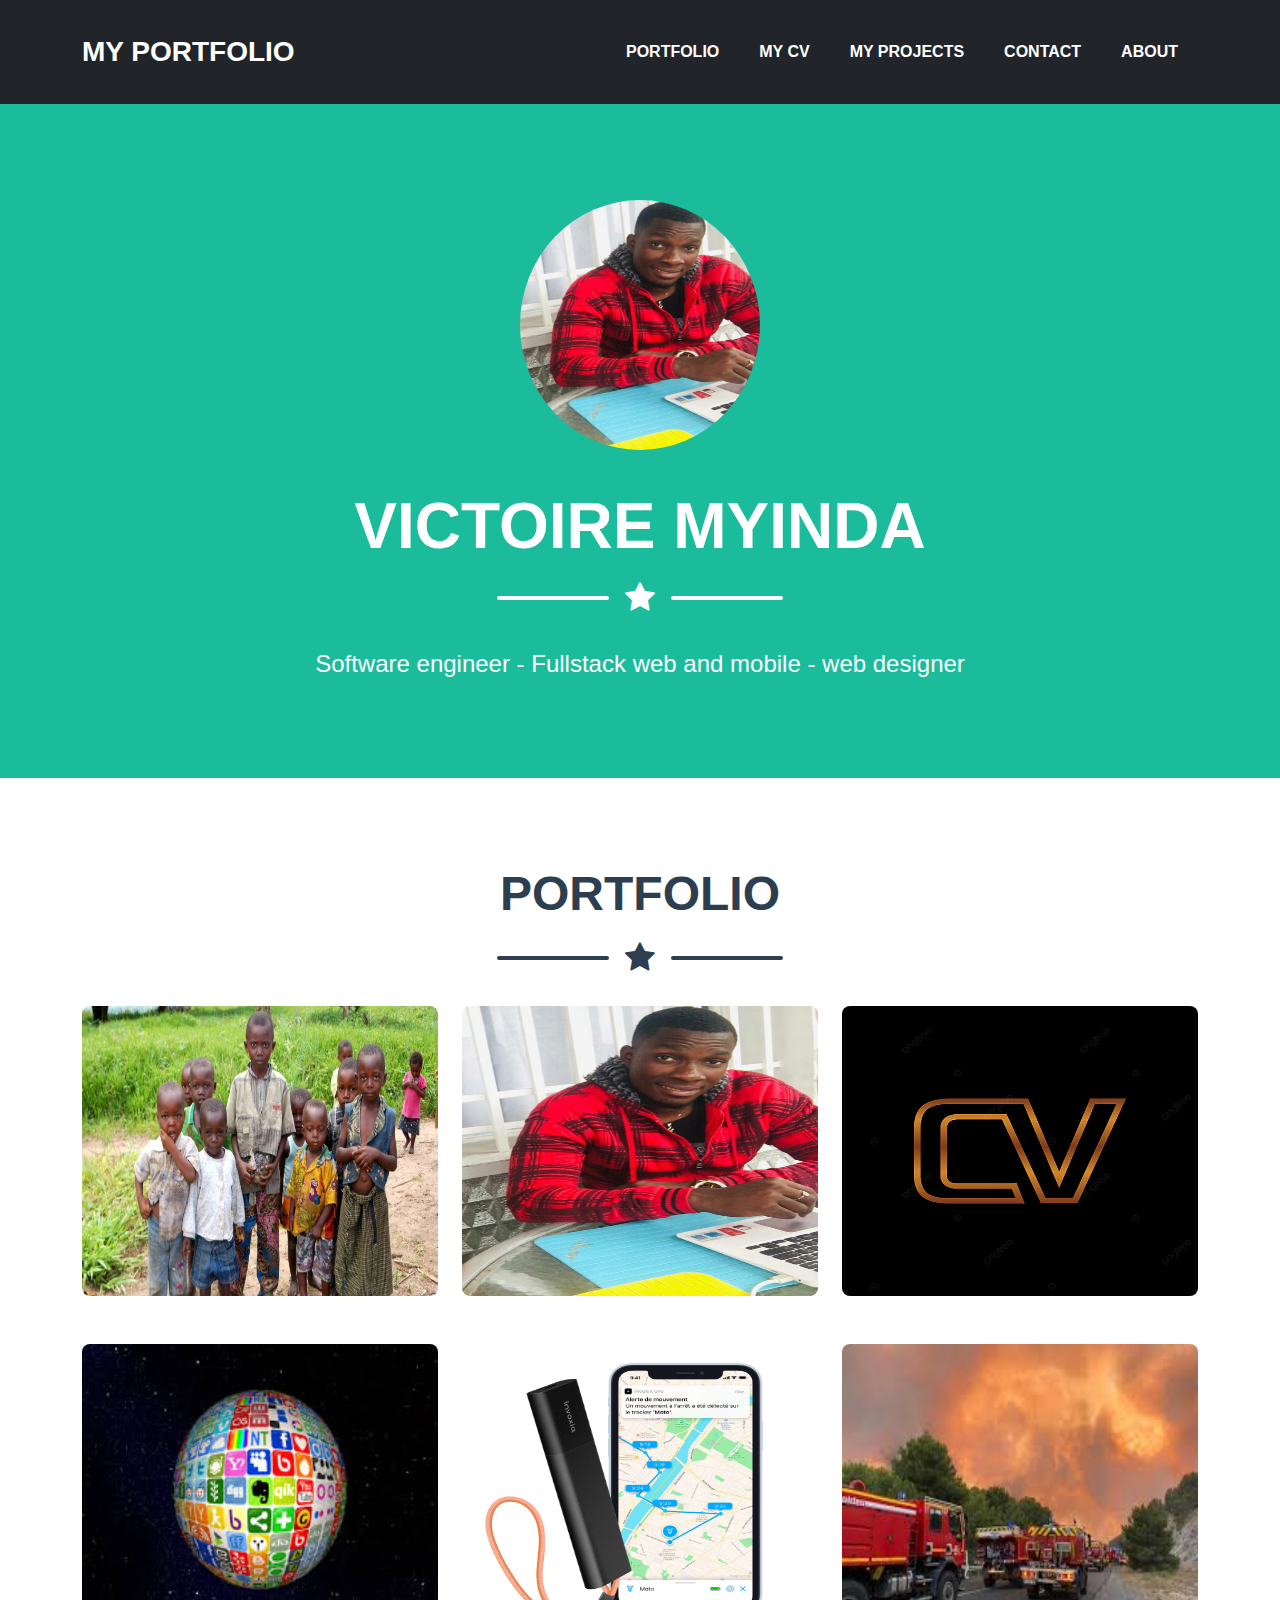
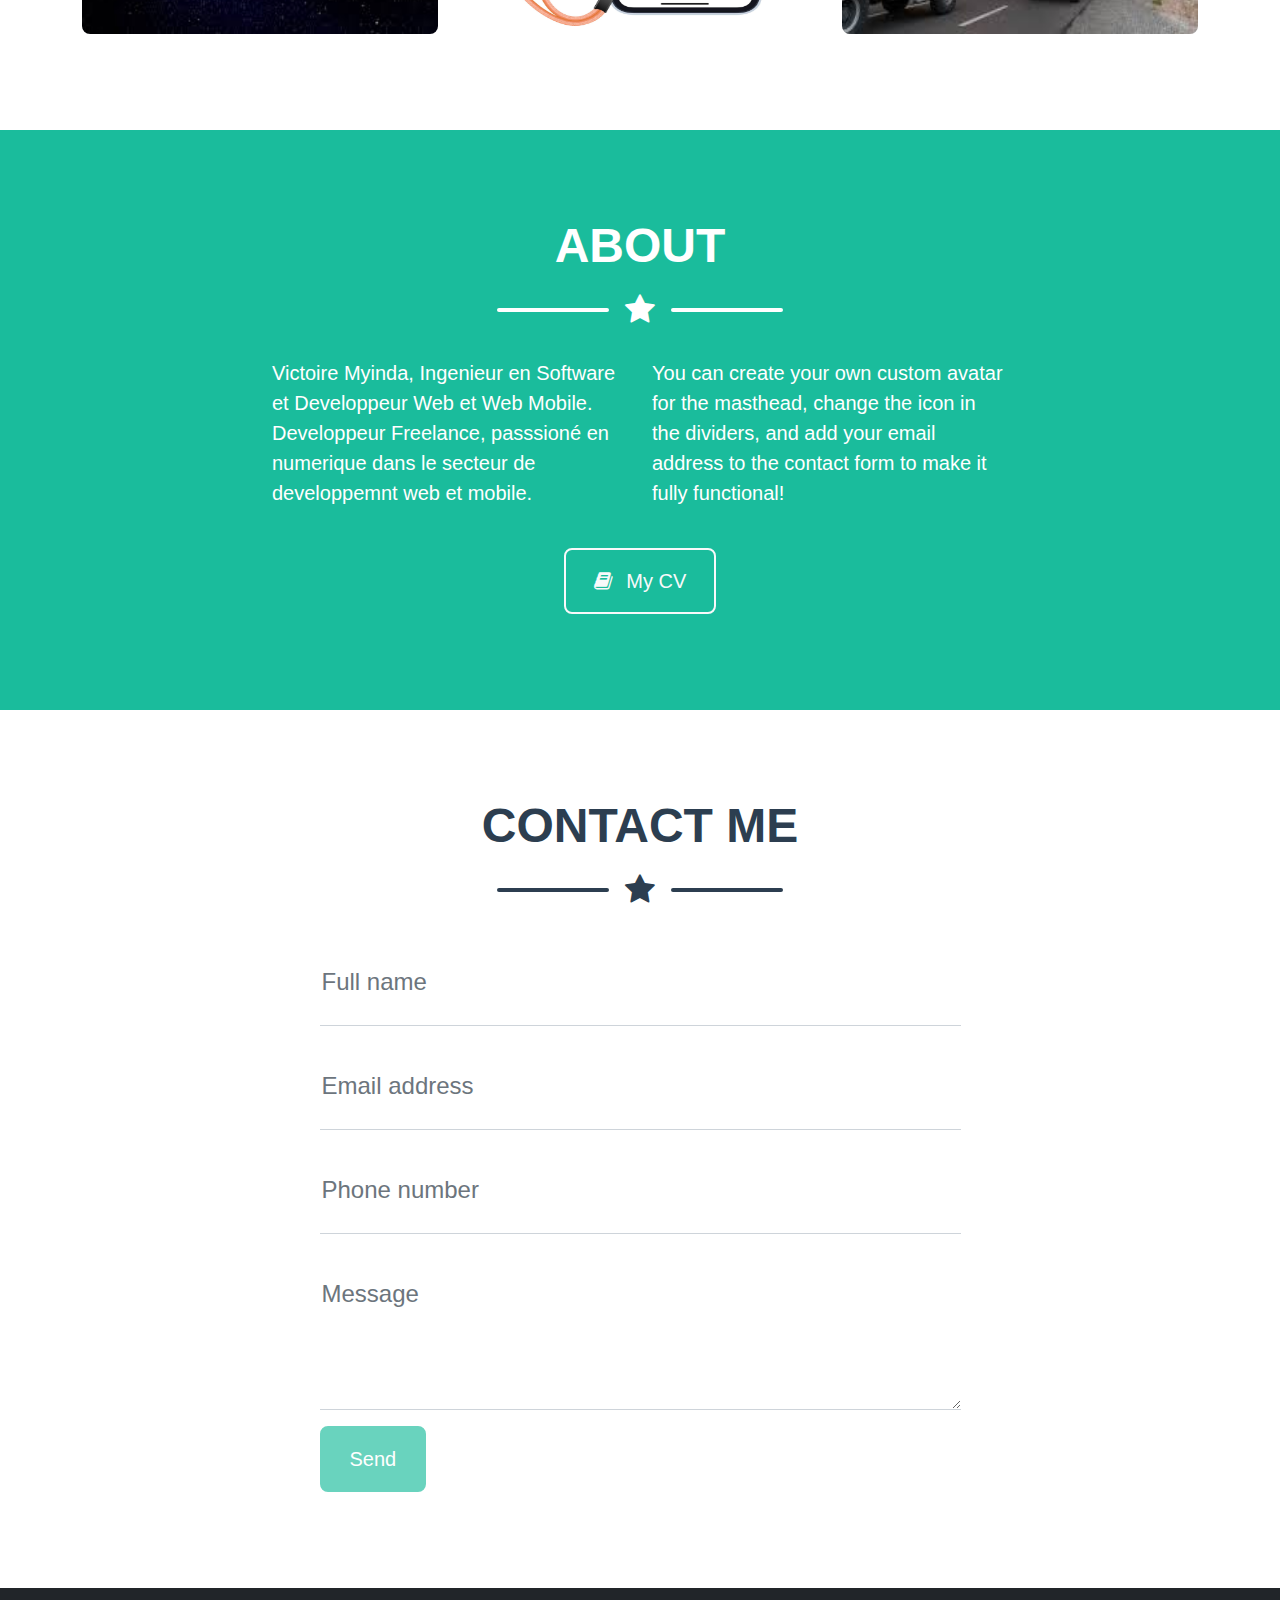
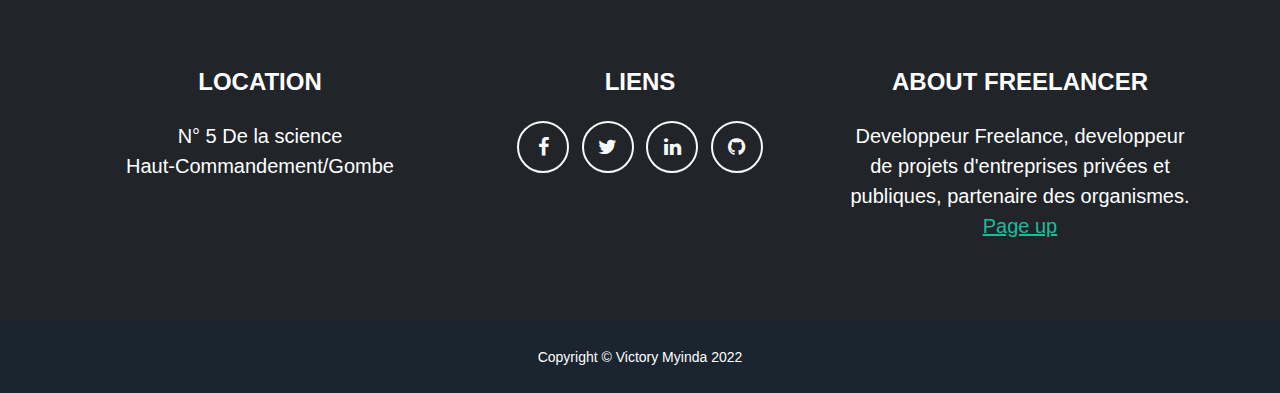
<file: index.html>
<!DOCTYPE html>
<html lang="en">
  <head>
    <meta charset="utf-8" />
    <meta
      name="viewport"
      content="width=device-width, initial-scale=1, shrink-to-fit=no"
    />
    <meta name="description" content="My portfolio" />
    <meta name="author" content="Victoire Myinda Victoire" />
    <title>My Portfolio</title>
    <!-- Favicon-->
    <link rel="icon" type="image/x-icon" href="assets/favicon.ico" />
    <!-- Font Awesome icons (free version)-->
   <link rel="stylesheet" href="awesome/font-awesome/css/font-awesome.css">
    <!-- Core theme CSS (includes Bootstrap)-->
    <link href="css/styles.css" rel="stylesheet" />
    <!-- <link rel="stylesheet" href="./bootstrap/dist/css/bootstrap.min.css"> -->
  </head>
  <nav
      class="navbar navbar-expand-lg bg-dark text-uppercase fixed-top"
      id="mainNav"
    >
      <div class="container">
        <a class="navbar-brand" href="#page-top">My Portfolio</a>
        <button
          class="
            navbar-toggler
            text-uppercase
            font-weight-bold
            bg-primary
            text-white
            rounded
          "
          type="button"
          data-bs-toggle="collapse"
          data-bs-target="#navbarResponsive"
          aria-controls="navbarResponsive"
          aria-expanded="false"
          aria-label="Toggle navigation"
        >
          Menu
          <i class="fas fa-bars"></i>
        </button>
        <div class="collapse navbar-collapse" id="navbarResponsive">
          <ul class="navbar-nav ms-auto">
            <li class="nav-item mx-0 mx-lg-1">
              <a class="nav-link py-3 px-0 px-lg-3 rounded" href="#portfolio"
                >Portfolio</a
              >
            </li>
            <li class="nav-item mx-0 mx-lg-1">
              <a class="nav-link py-3 px-0 px-lg-3 rounded" href="projets/cv/index.html">My CV</a>
            </li>
            <li class="nav-item mx-0 mx-lg-1">
              <a class="nav-link py-3 px-0 px-lg-3 rounded" href="pages/AddProject.html">My Projects</a>
            </li>
            <li class="nav-item mx-0 mx-lg-1">
              <a class="nav-link py-3 px-0 px-lg-3 rounded" href="#contact"
                >Contact</a
              >
            </li>
            </li>
            <li class="nav-item mx-0 mx-lg-1">
              <a class="nav-link py-3 px-0 px-lg-3 rounded" href="#about"
                >About</a
              >
           
          </ul>
        </div>
      </div>
    </nav>
  <body id="page-top">
    <!-- Navigation-->
    <nav
      class="navbar navbar-expand-lg bg-dark text-uppercase fixed-top"
      id="mainNav"
    >
      <div class="container">
        <a class="navbar-brand" href="#page-top">My Portfolio</a>
        <button
          class="
            navbar-toggler
            text-uppercase
            font-weight-bold
            bg-primary
            text-white
            rounded
          "
          type="button"
          data-bs-toggle="collapse"
          data-bs-target="#navbarResponsive"
          aria-controls="navbarResponsive"
          aria-expanded="false"
          aria-label="Toggle navigation"
        >
          Menu
          <i class="fas fa-bars"></i>
        </button>
        <div class="collapse navbar-collapse" id="navbarResponsive">
          <ul class="navbar-nav ms-auto">
            <li class="nav-item mx-0 mx-lg-1">
              <a class="nav-link py-3 px-0 px-lg-3 rounded" href="#portfolio"
                >Portfolio</a
              >
            </li>
            <li class="nav-item mx-0 mx-lg-1">
              <a class="nav-link py-3 px-0 px-lg-3 rounded" href="projets/cv/index.html">My CV</a>
            </li>
            <li class="nav-item mx-0 mx-lg-1">
              <a class="nav-link py-3 px-0 px-lg-3 rounded" href="pages/AddProject.html">My Projects</a>
            </li>
            <li class="nav-item mx-0 mx-lg-1">
              <a class="nav-link py-3 px-0 px-lg-3 rounded" href="#contact"
                >Contact</a
              >
            </li>
            </li>
            <li class="nav-item mx-0 mx-lg-1">
              <a class="nav-link py-3 px-0 px-lg-3 rounded" href="#about"
                >About</a
              >
           
          </ul>
        </div>
      </div>
    </nav>
    <!-- Masthead-->
    <header class="masthead bg-primary text-white text-center"  >
      <div class="container d-flex align-items-center flex-column">
        <!-- Masthead Avatar Image-->
        <img class="masthead-avatar mb-5" src="img/v.jpg" alt="..." />
        <!-- Masthead Heading-->
        <h1 class="masthead-heading text-uppercase mb-0">Victoire Myinda</h1>
        <!-- Icon Divider-->
        <div class="divider-custom divider-light">
          <div class="divider-custom-line"></div>
          <div class="divider-custom-icon"><i class="fa fa-star"></i></div>
          <div class="divider-custom-line"></div>
        </div>
        <!-- Masthead Subheading-->
        <p class="masthead-subheading font-weight-light mb-0">
          Software engineer - Fullstack web and mobile - web designer
        </p>
      </div>
    </header>
    <!-- Portfolio Section-->
    <section class="page-section portfolio" id="portfolio">
      <div class="container">
        <!-- Portfolio Section Heading-->
        <h2
          class="
            page-section-heading
            text-center text-uppercase text-secondary
            mb-0
          "
        >
          Portfolio
        </h2>
        <!-- Icon Divider-->
        <div class="divider-custom">
          <div class="divider-custom-line"></div>
          <div class="divider-custom-icon"><i class="fa fa-star"></i></div>
          <div class="divider-custom-line"></div>
        </div>
        <!-- Portfolio Grid Items-->
        <div class="row justify-content-center">
          <!-- Portfolio Item 1-->
          <div class="col-md-6 col-lg-4 mb-5">
            <div
              class="portfolio-item mx-auto"
              data-bs-toggle="modal"
              data-bs-target="#portfolioModal1"
            >
              <div
                class="
                  portfolio-item-caption
                  d-flex
                  align-items-center
                  justify-content-center
                  h-100
                  w-100
                "
              >  FONDATION LISUNGI
                <div
                  class="portfolio-item-caption-content text-center text-white"
                >
                  <i class="fas fa-plus fa-3x"></i>
                </div>
              </div>
              <img
                class="img-fluid" id="img"
                src="img/R.jfif"
                alt="..."
              />
            </div>
          </div>
          <!-- Portfolio Item 2-->
          <div class="col-md-6 col-lg-4 mb-5">
            <div
              class="portfolio-item mx-auto"
              data-bs-toggle="modal"
              data-bs-target="#portfolioModal2"
            >
              <div
                class="
                  portfolio-item-caption
                  d-flex
                  align-items-center
                  justify-content-center
                  h-100
                  w-100
                "
              > My PORTFOLIO 
                <div
                  class="portfolio-item-caption-content text-center text-white"
                >
                  <i class="fas fa-plus fa-3x"></i>
                </div>
              </div>
              <img
                class="img-fluid" id="img"
                src="img/v.jpg"
                alt="..."
              />
            </div>
          </div>



          <!-- Portfolio Item 3-->
          <div class="col-md-6 col-lg-4 mb-5">
            <div
              class="portfolio-item mx-auto"
              data-bs-toggle="modal"
              data-bs-target="#portfolioModal3"
              
            >
              <div
                class="
                  portfolio-item-caption
                  d-flex
                  align-items-center
                  justify-content-center
                  h-100
                  w-100
                "
              > MY CV
                <div
                  class="portfolio-item-caption-content text-center text-white"
                >
                  <i class="fas fa-plus fa-3x"></i>
                </div>
              </div>
              <img
                class="img-fluid" id="img"
                src="img/cv.jpg"
                alt="..."
              />
            </div>
          </div>
          <!-- Portfolio Item 4-->
          <div class="col-md-6 col-lg-4 mb-5 mb-lg-0">
            <div
              class="portfolio-item mx-auto"
              data-bs-toggle="modal"
              data-bs-target="#portfolioModal4"
            >
              <div
                class="
                  portfolio-item-caption
                  d-flex
                  align-items-center
                  justify-content-center
                  h-100
                  w-100
                "
              > PROJET MERN SOCIALNETWORK
                <div
                  class="portfolio-item-caption-content text-center text-white"
                >
                  <i class="fas fa-plus fa-3x"></i>
                </div>
              </div>
              <img
                class="img-fluid" id="img"
                src="img/i.jfif"
                alt="..."
              />
            </div>
          </div>
          <!-- Portfolio Item 5-->
          <div class="col-md-6 col-lg-4 mb-5 mb-md-0">
            <div
              class="portfolio-item mx-auto"
              data-bs-toggle="modal"
              data-bs-target="#portfolioModal5"
            >
              <div
                class="
                  portfolio-item-caption
                  d-flex
                  align-items-center
                  justify-content-center
                  h-100
                  w-100
                "
              > SUIVIS DE VEHICULES
                <div
                  class="portfolio-item-caption-content text-center text-white"
                >
                  <i class="fas fa-plus fa-3x"></i>
                </div>
              </div>
              <img
                class="img-fluid" id="img"
                src="img/tr.jpg"
                alt="..."
              />
            </div>
          </div>
          <!-- Portfolio Item 6-->
          <div class="col-md-6 col-lg-4">
            <div
              class="portfolio-item mx-auto"
              data-bs-toggle="modal"
              data-bs-target="#portfolioModal6"
            >
              <div
                class="
                  portfolio-item-caption
                  d-flex
                  align-items-center
                  justify-content-center
                  h-100
                  w-100
                "
              > CALL-FIRE
                <div
                  class="portfolio-item-caption-content text-center text-white"
                >
                  <i class="fas fa-plus fa-3x"></i>
                </div>
              </div>
              <img
                class="img-fluid" id="img"
                src="img/feu.jfif"
                alt="..."
              />
            </div>
          </div>
        </div>
      </div>
    </section>
    <!-- About Section-->
    <section class="page-section bg-primary text-white mb-0" id="about">
      <div class="container">
        <!-- About Section Heading-->
        <h2 class="page-section-heading text-center text-uppercase text-white">
          About
        </h2>
        <!-- Icon Divider-->
        <div class="divider-custom divider-light">
          <div class="divider-custom-line"></div>
          <div class="divider-custom-icon"><i class="fa fa-star"></i></div>
          <div class="divider-custom-line"></div>
        </div>
        <!-- About Section Content-->
        <div class="row">
          <div class="col-lg-4 ms-auto">
            <p class="lead">
              <b>Victoire Myinda</b>, Ingenieur en Software et Developpeur Web
              et Web Mobile. Developpeur Freelance, passsioné en numerique dans
              le secteur de developpemnt web et mobile.
            </p>
          </div>
          <div class="col-lg-4 me-auto">
            <p class="lead">
              You can create your own custom avatar for the masthead, change the
              icon in the dividers, and add your email address to the contact
              form to make it fully functional!
            </p>
          </div>
        </div>
        <!-- About Section Button-->
        <div class="text-center mt-4">
          <a class="btn btn-xl btn-outline-light" href="projets/cv/index.html">
            <i class="fa fa-book me-2"></i>
            My CV
          </a>
        </div>
      </div>
    </section>
    <!-- Contact Section-->
    <section class="page-section" id="contact">
      <div class="container">
        <!-- Contact Section Heading-->
        <h2
          class="
            page-section-heading
            text-center text-uppercase text-secondary
            mb-0
          "
        >
          Contact Me
        </h2>
        <!-- Icon Divider-->
        <div class="divider-custom">
          <div class="divider-custom-line"></div>
          <div class="divider-custom-icon"><i class="fa fa-star"></i></div>
          <div class="divider-custom-line"></div>
        </div>
        <!-- Contact Section Form-->
        <div class="row justify-content-center">
          <div class="col-lg-8 col-xl-7">
            <!-- * * * * * * * * * * * * * * *-->
            <!-- * * SB Forms Contact Form * *-->
            <!-- * * * * * * * * * * * * * * *-->
            <!-- This form is pre-integrated with SB Forms.-->
            <!-- To make this form functional, sign up at-->
            <!-- https://startbootstrap.com/solution/contact-forms-->
            <!-- to get an API token!-->
            <form id="contactForm" data-sb-form-api-token="API_TOKEN">
              <!-- Name input-->
              <div class="form-floating mb-3">
                <input
                  class="form-control"
                  id="name"
                  type="text"
                  placeholder="Enter your name..."
                  data-sb-validations="required"
                />
                <label for="name">Full name</label>
                <div class="invalid-feedback" data-sb-feedback="name:required">
                  A name is required.
                </div>
              </div>
              <!-- Email address input-->
              <div class="form-floating mb-3">
                <input
                  class="form-control"
                  id="email"
                  type="email"
                  placeholder="name@example.com"
                  data-sb-validations="required,email"
                />
                <label for="email">Email address</label>
                <div class="invalid-feedback" data-sb-feedback="email:required">
                  An email is required.
                </div>
                <div class="invalid-feedback" data-sb-feedback="email:email">
                  Email is not valid.
                </div>
              </div>
              <!-- Phone number input-->
              <div class="form-floating mb-3">
                <input
                  class="form-control"
                  id="phone"
                  type="tel"
                  placeholder="(123) 456-7890"
                  data-sb-validations="required"
                />
                <label for="phone">Phone number</label>
                <div class="invalid-feedback" data-sb-feedback="phone:required">
                  A phone number is required.
                </div>
              </div>
              <!-- Message input-->
              <div class="form-floating mb-3">
                <textarea
                  class="form-control"
                  id="message"
                  type="text"
                  placeholder="Enter your message here..."
                  style="height: 10rem"
                  data-sb-validations="required"
                ></textarea>
                <label for="message">Message</label>
                <div
                  class="invalid-feedback"
                  data-sb-feedback="message:required"
                >
                  A message is required.
                </div>
              </div>
              <!-- Submit success message-->
              <!---->
              <!-- This is what your users will see when the form-->
              <!-- has successfully submitted-->
              <div class="d-none" id="submitSuccessMessage">
                <div class="text-center mb-3">
                  <div class="fw-bolder">Form submission successful!</div>
                  To activate this form, sign up at
                  <br />
                  <a href="https://startbootstrap.com/solution/contact-forms"
                    >https://startbootstrap.com/solution/contact-forms</a
                  >
                </div>
              </div>
              <!-- Submit error message-->
              <!---->
              <!-- This is what your users will see when there is-->
              <!-- an error submitting the form-->
              <div class="d-none" id="submitErrorMessage">
                <div class="text-center text-danger mb-3">
                  Error sending message!
                </div>
              </div>
              <!-- Submit Button-->
              <button
                class="btn btn-primary btn-xl disabled"
                id="submitButton"
                type="submit"
              >
                Send
              </button>
            </form>
          </div>
        </div>
      </div>
    </section>
    <!-- Footer-->
    <footer class="footer text-center bg-dark">
      <div class="container">
        <div class="row">
          <!-- Footer Location-->
          <div class="col-lg-4 mb-5 mb-lg-0">
            <h4 class="text-uppercase mb-4">Location</h4>
            <p class="lead mb-0">
              N° 5 De la science
              <br />
              Haut-Commandement/Gombe
            </p>
          </div>
          <!-- Footer Social Icons-->
          <div class="col-lg-4 mb-5 mb-lg-0">
            <h4 class="text-uppercase mb-4">Liens</h4>
            <a class="btn btn-outline-light btn-social mx-1" href="https://web.facebook.com/victoire.myinda"
              ><i class="fa fa-fw fa-facebook-f"></i
            ></a>
            <a class="btn btn-outline-light btn-social mx-1" href="https://twitter.com/VMyinda"
              ><i class="fa fa-fw fa-twitter"></i
            ></a>
            <a class="btn btn-outline-light btn-social mx-1" href="https://www.linkedin.com/feed/?trk=eml-email_network_conversations_01-header-63-home!"
              ><i class="fa fa-fw fa-linkedin"></i
            ></a>
            <a class="btn btn-outline-light btn-social mx-1" href="https://github.com/vict97"
              ><i class="fa fa-fw fa-github"></i
            ></a>
          </div>
          <!-- Footer About Text-->
          <div class="col-lg-4">
            <h4 class="text-uppercase mb-4">About Freelancer</h4>
            <p class="lead mb-0">
              Developpeur Freelance, developpeur de projets d'entreprises
              privées et publiques, partenaire des organismes.
              <a href="#portfolio">Page up</a>
            </p>
          </div>
        </div>
      </div>
    </footer>
    <!-- Copyright Section-->
    <div class="copyright py-4 text-center text-white">
      <div class="container">
        <small>Copyright &copy; Victory Myinda 2022</small>
      </div>
    </div>
    <!-- Portfolio Modals-->
    <!-- Portfolio Modal 1-->
    <div
      class="portfolio-modal modal fade"
      id="portfolioModal1"
      tabindex="-1"
      aria-labelledby="portfolioModal1"
      aria-hidden="true"
    >
      <div class="modal-dialog modal-xl">
        <div class="modal-content">
          <div class="modal-header border-0">
            <button
              class="btn-close"
              type="button"
              data-bs-dismiss="modal"
              aria-label="Close"
            ></button>
          </div>
          <div class="modal-body text-center pb-5">
            <div class="container">
              <div class="row justify-content-center">
                <div class="col-lg-8">
                  <!-- Portfolio Modal - Title-->
                  <h2
                    class="
                      portfolio-modal-title
                      text-secondary text-uppercase
                      mb-0
                    "
                  >
                    FONDATION LISUNGI
                  </h2>
                  <!-- Icon Divider-->
                  <div class="divider-custom">
                    <div class="divider-custom-line"></div>
                    <div class="divider-custom-icon">
                      <i class="fas fa-star"></i>
                    </div>
                    <div class="divider-custom-line"></div>
                  </div>
                  <!-- Portfolio Modal - Image-->
                  <img
                    class="img-fluid rounded mb-5"
                    src="img/R.jfif"
                    alt="..."
                  />
                  <!-- Portfolio Modal - Text-->
                  <p class="mb-4">
                   Projet FONDATION LISUNGI, est une plateforme web pour l'assistance et la visibilité
                   pour à des organismes caritatifs. notamment les ONG basées dans la ville province de Kinshasa
                  </p>
                  <button
                    class="btn btn-primary"
                    href="#portfolio"
                    data-bs-dismiss="modal"
                  >
                    <i class="fa fa-times fa-fw"></i>
                    Close Window
                  </button>
                  <button
                  class="btn btn-primary"
                  href="projets/Fondation-LISUNGI/view/login.php"
                  data-bs-dismiss="modal"
                >
                  <i class="fa fa-eye fa-fw"></i>
                  Voir en Detail
                </button>
                </div>
              </div>
            </div>
          </div>
        </div>
      </div>
    </div>
    <!-- Portfolio Modal 2-->
    <div
      class="portfolio-modal modal fade"
      id="portfolioModal2"
      tabindex="-1"
      aria-labelledby="portfolioModal2"
      aria-hidden="true"
    >
      <div class="modal-dialog modal-xl">
        <div class="modal-content">
          <div class="modal-header border-0">
            <button
              class="btn-close"
              type="button"
              data-bs-dismiss="modal"
              aria-label="Close"
            ></button>
          </div>
          <div class="modal-body text-center pb-5">
            <div class="container">
              <div class="row justify-content-center">
                <div class="col-lg-8">
                  <!-- Portfolio Modal - Title-->
                  <h2
                    class="
                      portfolio-modal-title
                      text-secondary text-uppercase
                      mb-0
                    "
                  >
                    My Portfolio
                  </h2>
                  <!-- Icon Divider-->
                  <div class="divider-custom">
                    <div class="divider-custom-line"></div>
                    <div class="divider-custom-icon">
                      <i class="fa fa-star"></i>
                    </div>
                    <div class="divider-custom-line"></div>
                  </div>
                  <!-- Portfolio Modal - Image-->
                  <img
                    class="img-fluid rounded mb-5"
                    src="img/v.jpg"
                    alt="..."
                  />
                  <!-- Portfolio Modal - Text-->
                  <p class="mb-4">
                    Lorem ipsum dolor sit amet, consectetur adipisicing elit.
                    Mollitia neque assumenda ipsam nihil, molestias magnam,
                    recusandae quos quis inventore quisquam velit asperiores,
                    vitae? Reprehenderit soluta, eos quod consequuntur itaque.
                    Nam.
                  </p>
                  <button
                    class="btn btn-primary"
                    href="#portfolio"
                    data-bs-dismiss="modal"
                  >
                    <i class="fa fa-times fa-fw"></i>
                    Close Window
                  </button>
                  <button
                    class="btn btn-primary"
                    href="index.html"
                    data-bs-dismiss="modal"
                  >
                    <i class="fa fa-times fa-fw"></i>
                    Voir en Details
                  </button>
                </div>
              </div>
            </div>
          </div>
        </div>
      </div>
    </div>
    <!-- Portfolio Modal 3-->
    <div
      class="portfolio-modal modal fade"
      id="portfolioModal3"
      tabindex="-1"
      aria-labelledby="portfolioModal3"
      aria-hidden="true"
    >
      <div class="modal-dialog modal-xl">
        <div class="modal-content">
          <div class="modal-header border-0">
            <button
              class="btn-close"
              type="button"
              data-bs-dismiss="modal"
              aria-label="Close"
            ></button>
          </div>
          <div class="modal-body text-center pb-5">
            <div class="container">
              <div class="row justify-content-center">
                <div class="col-lg-8">
                  <!-- Portfolio Modal - Title-->
                  <h2
                    class="
                      portfolio-modal-title
                      text-secondary text-uppercase
                      mb-0
                    "
                  >
                   My CV
                  </h2>
                  <!-- Icon Divider-->
                  <div class="divider-custom">
                    <div class="divider-custom-line"></div>
                    <div class="divider-custom-icon">
                      <i class="fa fa-star"></i>
                    </div>
                    <div class="divider-custom-line"></div>
                  </div>
                  <!-- Portfolio Modal - Image-->
                  <img
                    class="img-fluid rounded mb-5"
                    src="img/cv.jpg"
                    alt="..."
                  />
                  <!-- Portfolio Modal - Text-->
                  <p class="mb-4">
                    Lorem ipsum dolor sit amet, consectetur adipisicing elit.
                    Mollitia neque assumenda ipsam nihil, molestias magnam,
                    recusandae quos quis inventore quisquam velit asperiores,
                    vitae? Reprehenderit soluta, eos quod consequuntur itaque.
                    Nam.
                  </p>
                  <button
                    class="btn btn-primary"
                    href="#portfolio"
                    data-bs-dismiss="modal"
                  >
                    <i class="fa fa-times fa-fw"></i>
                    Close Window
                  </button>
                  <button
                  class="btn btn-primary"
                  href="projets/cv/index.html"
                  data-bs-dismiss="modal"
                >
                  <i class="fa fa-times fa-fw"></i>
                  Voir en Details
                </button>
                </div>
              </div>
            </div>
          </div>
        </div>
      </div>
    </div>
    <!-- Portfolio Modal 4-->
    <div
      class="portfolio-modal modal fade"
      id="portfolioModal4"
      tabindex="-1"
      aria-labelledby="portfolioModal4"
      aria-hidden="true"
    >
      <div class="modal-dialog modal-xl">
        <div class="modal-content">
          <div class="modal-header border-0">
            <button
              class="btn-close"
              type="button"
              data-bs-dismiss="modal"
              aria-label="Close"
            ></button>
          </div>
          <div class="modal-body text-center pb-5">
            <div class="container">
              <div class="row justify-content-center">
                <div class="col-lg-8">
                  <!-- Portfolio Modal - Title-->
                  <h2
                    class="
                      portfolio-modal-title
                      text-secondary text-uppercase
                      mb-0
                    "
                  >
                    Controller
                  </h2>
                  <!-- Icon Divider-->
                  <div class="divider-custom">
                    <div class="divider-custom-line"></div>
                    <div class="divider-custom-icon">
                      <i class="fas fa-star"></i>
                    </div>
                    <div class="divider-custom-line"></div>
                  </div>
                  <!-- Portfolio Modal - Image-->
                  <img
                    class="img-fluid rounded mb-5"
                    src="assets/img/portfolio/game.png"
                    alt="..."
                  />
                  <!-- Portfolio Modal - Text-->
                  <p class="mb-4">
                    Lorem ipsum dolor sit amet, consectetur adipisicing elit.
                    Mollitia neque assumenda ipsam nihil, molestias magnam,
                    recusandae quos quis inventore quisquam velit asperiores,
                    vitae? Reprehenderit soluta, eos quod consequuntur itaque.
                    Nam.
                  </p>
                  <button
                    class="btn btn-primary"
                    href="#!"
                    data-bs-dismiss="modal"
                  >
                    <i class="fas fa-times fa-fw"></i>
                    Close Window
                  </button>
                </div>
              </div>
            </div>
          </div>
        </div>
      </div>
    </div>
    <!-- Portfolio Modal 5-->
    <div
      class="portfolio-modal modal fade"
      id="portfolioModal5"
      tabindex="-1"
      aria-labelledby="portfolioModal5"
      aria-hidden="true"
    >
      <div class="modal-dialog modal-xl">
        <div class="modal-content">
          <div class="modal-header border-0">
            <button
              class="btn-close"
              type="button"
              data-bs-dismiss="modal"
              aria-label="Close"
            ></button>
          </div>
          <div class="modal-body text-center pb-5">
            <div class="container">
              <div class="row justify-content-center">
                <div class="col-lg-8">
                  <!-- Portfolio Modal - Title-->
                  <h2
                    class="
                      portfolio-modal-title
                      text-secondary text-uppercase
                      mb-0
                    "
                  >
                    Locked Safe
                  </h2>
                  <!-- Icon Divider-->
                  <div class="divider-custom">
                    <div class="divider-custom-line"></div>
                    <div class="divider-custom-icon">
                      <i class="fas fa-star"></i>
                    </div>
                    <div class="divider-custom-line"></div>
                  </div>
                  <!-- Portfolio Modal - Image-->
                  <img
                    class="img-fluid rounded mb-5"
                    src="assets/img/portfolio/safe.png"
                    alt="..."
                  />
                  <!-- Portfolio Modal - Text-->
                  <p class="mb-4">
                    Lorem ipsum dolor sit amet, consectetur adipisicing elit.
                    Mollitia neque assumenda ipsam nihil, molestias magnam,
                    recusandae quos quis inventore quisquam velit asperiores,
                    vitae? Reprehenderit soluta, eos quod consequuntur itaque.
                    Nam.
                  </p>
                  <button
                    class="btn btn-primary"
                    href="#!"
                    data-bs-dismiss="modal"
                  >
                    <i class="fas fa-times fa-fw"></i>
                    Close Window
                  </button>
                </div>
              </div>
            </div>
          </div>
        </div>
      </div>
    </div>
    <!-- Portfolio Modal 6-->
    <div
      class="portfolio-modal modal fade"
      id="portfolioModal6"
      tabindex="-1"
      aria-labelledby="portfolioModal6"
      aria-hidden="true"
    >
      <div class="modal-dialog modal-xl">
        <div class="modal-content">
          <div class="modal-header border-0">
            <button
              class="btn-close"
              type="button"
              data-bs-dismiss="modal"
              aria-label="Close"
            ></button>
          </div>
          <div class="modal-body text-center pb-5">
            <div class="container">
              <div class="row justify-content-center">
                <div class="col-lg-8">
                  <!-- Portfolio Modal - Title-->
                  <h2
                    class="
                      portfolio-modal-title
                      text-secondary text-uppercase
                      mb-0
                    "
                  >
                    Submarine
                  </h2>
                  <!-- Icon Divider-->
                  <div class="divider-custom">
                    <div class="divider-custom-line"></div>
                    <div class="divider-custom-icon">
                      <i class="fas fa-star"></i>
                    </div>
                    <div class="divider-custom-line"></div>
                  </div>
                  <!-- Portfolio Modal - Image-->
                  <img
                    class="img-fluid rounded mb-5"
                    src="assets/img/portfolio/submarine.png"
                    alt="..."
                  />
                  <!-- Portfolio Modal - Text-->
                  <p class="mb-4">
                    Lorem ipsum dolor sit amet, consectetur adipisicing elit.
                    Mollitia neque assumenda ipsam nihil, molestias magnam,
                    recusandae quos quis inventore quisquam velit asperiores,
                    vitae? Reprehenderit soluta, eos quod consequuntur itaque.
                    Nam.
                  </p>
                  <button
                    class="btn btn-primary"
                    href="#!"
                    data-bs-dismiss="modal"
                  >
                    <i class="fa fa-times fa-fw"></i>
                    Close Window
                  </button>
                </div>
              </div>
            </div>
          </div>
        </div>
      </div>
    </div>
    <!-- Bootstrap core JS-->
    <script src="bootstrap/dist/js/bootstrap.min.js"></script>
    <!-- Core theme JS-->
    <script src="js/scripts.js"></script>
  </body>
</html>
</file>
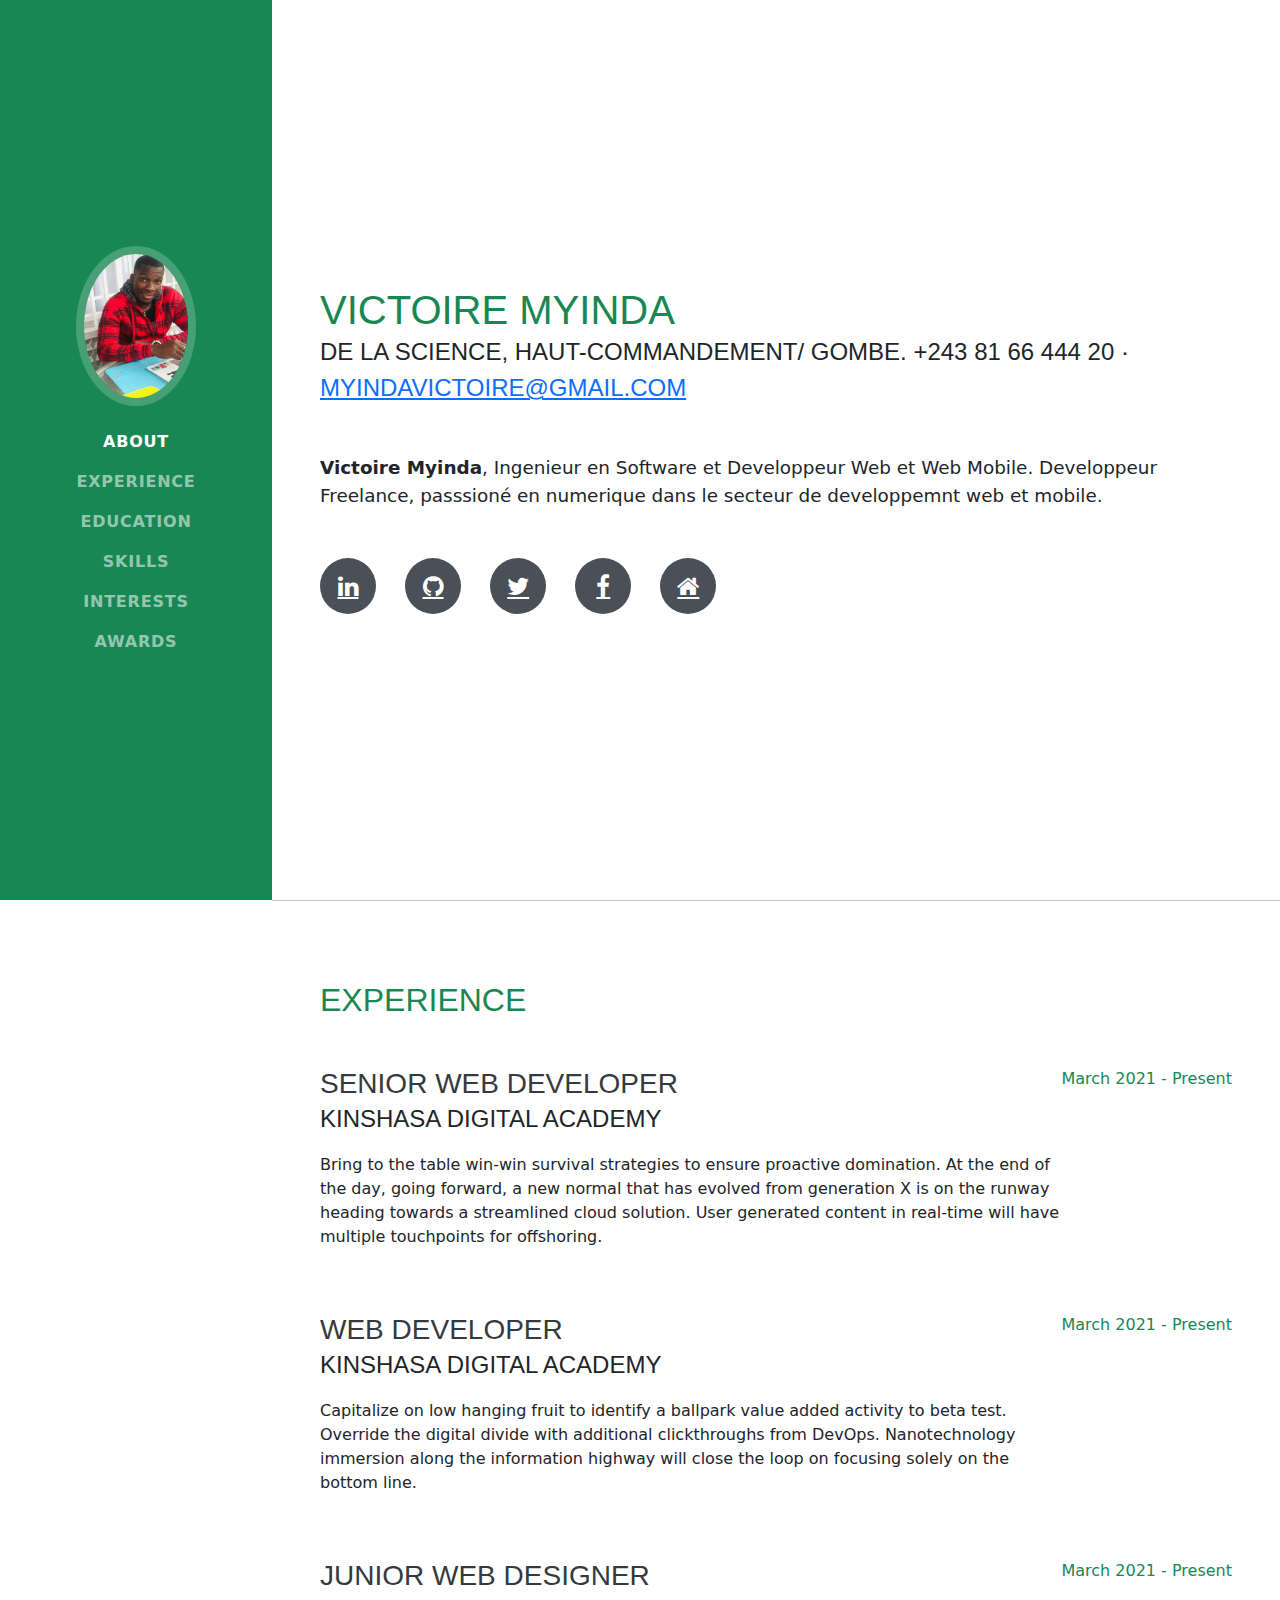
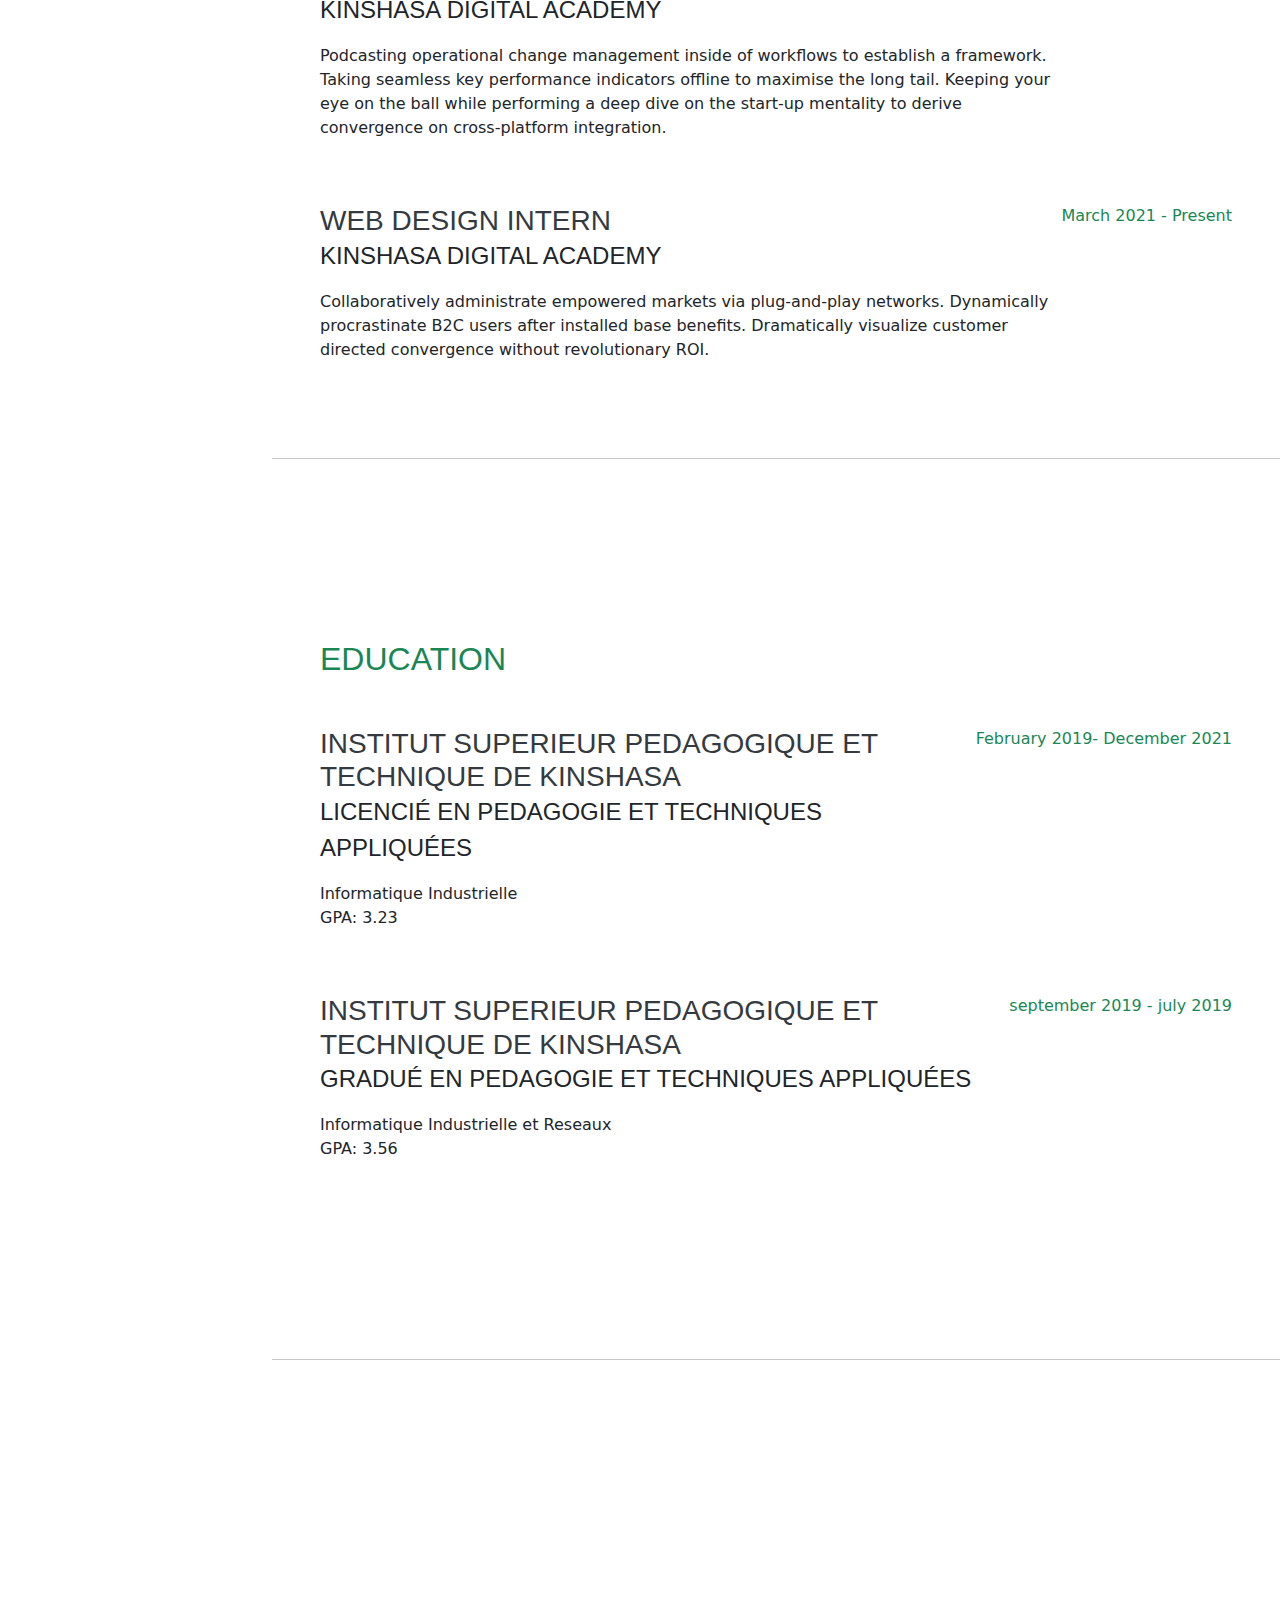
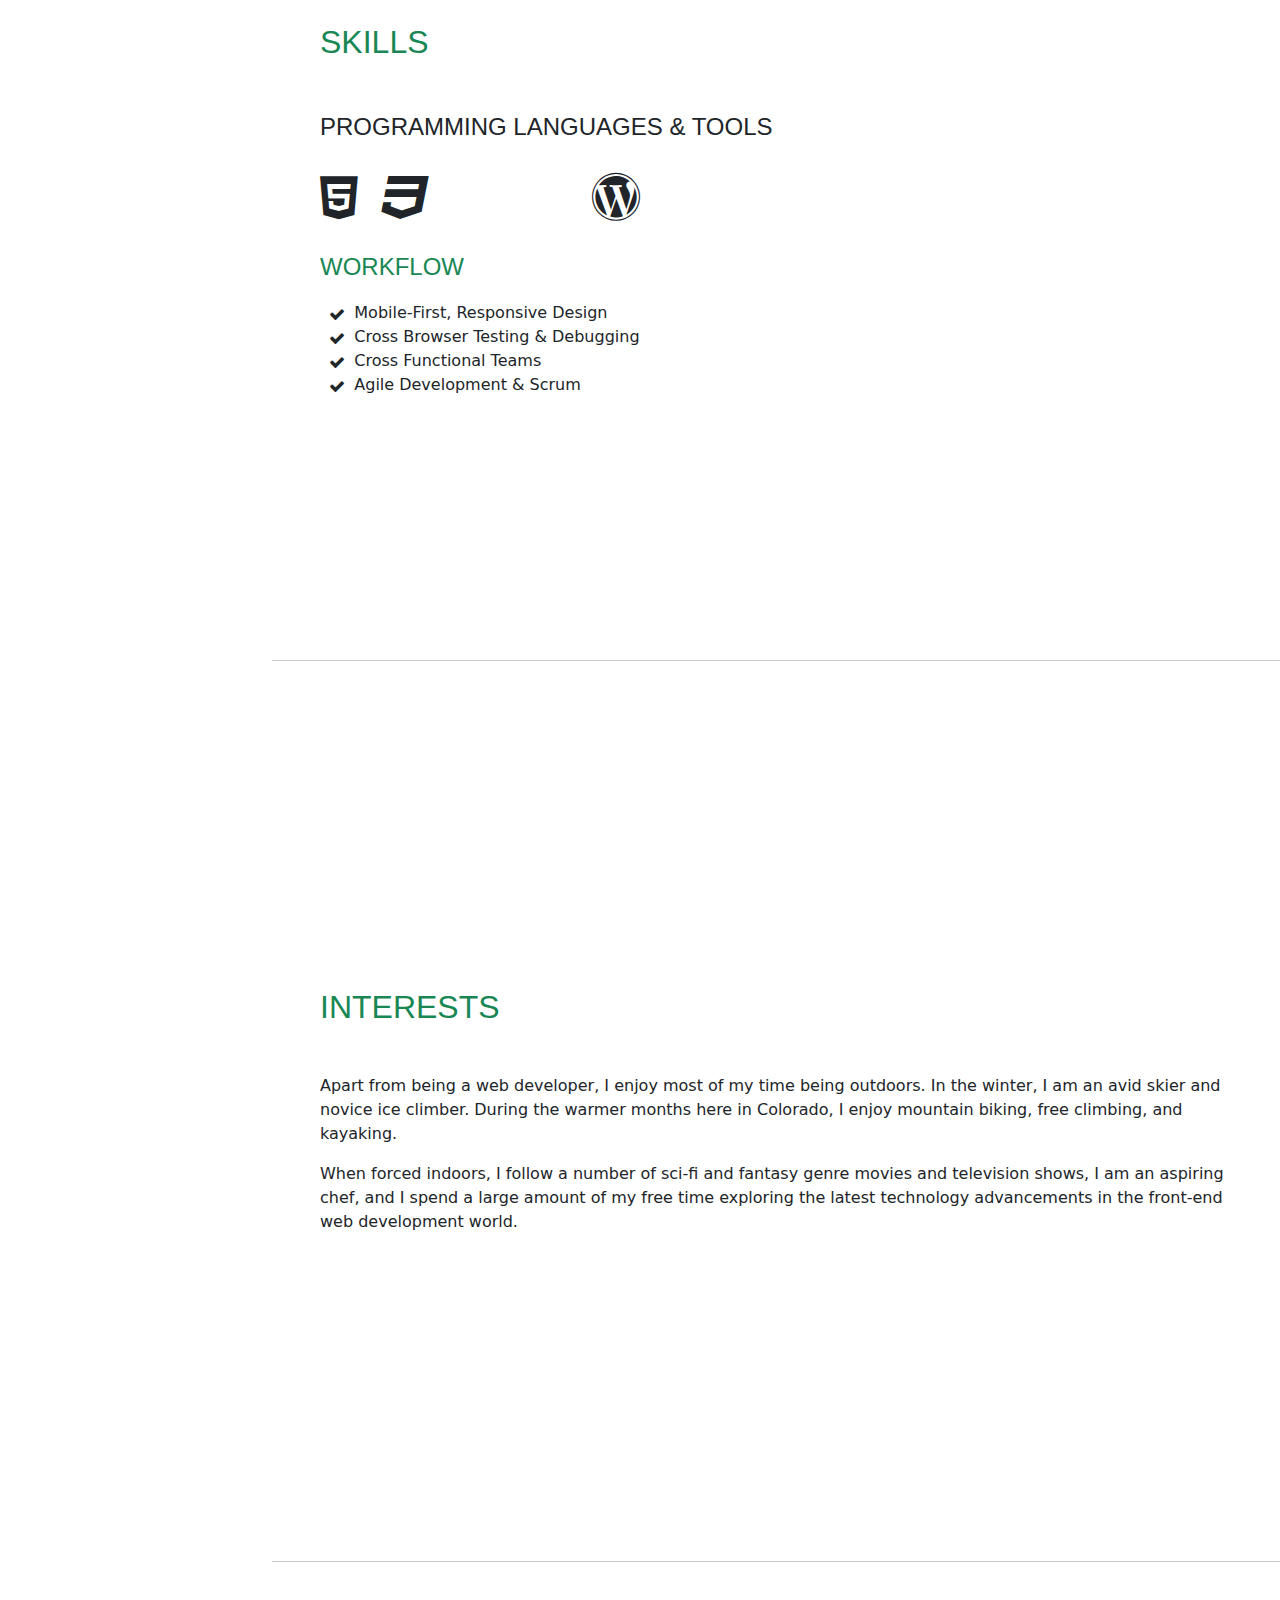
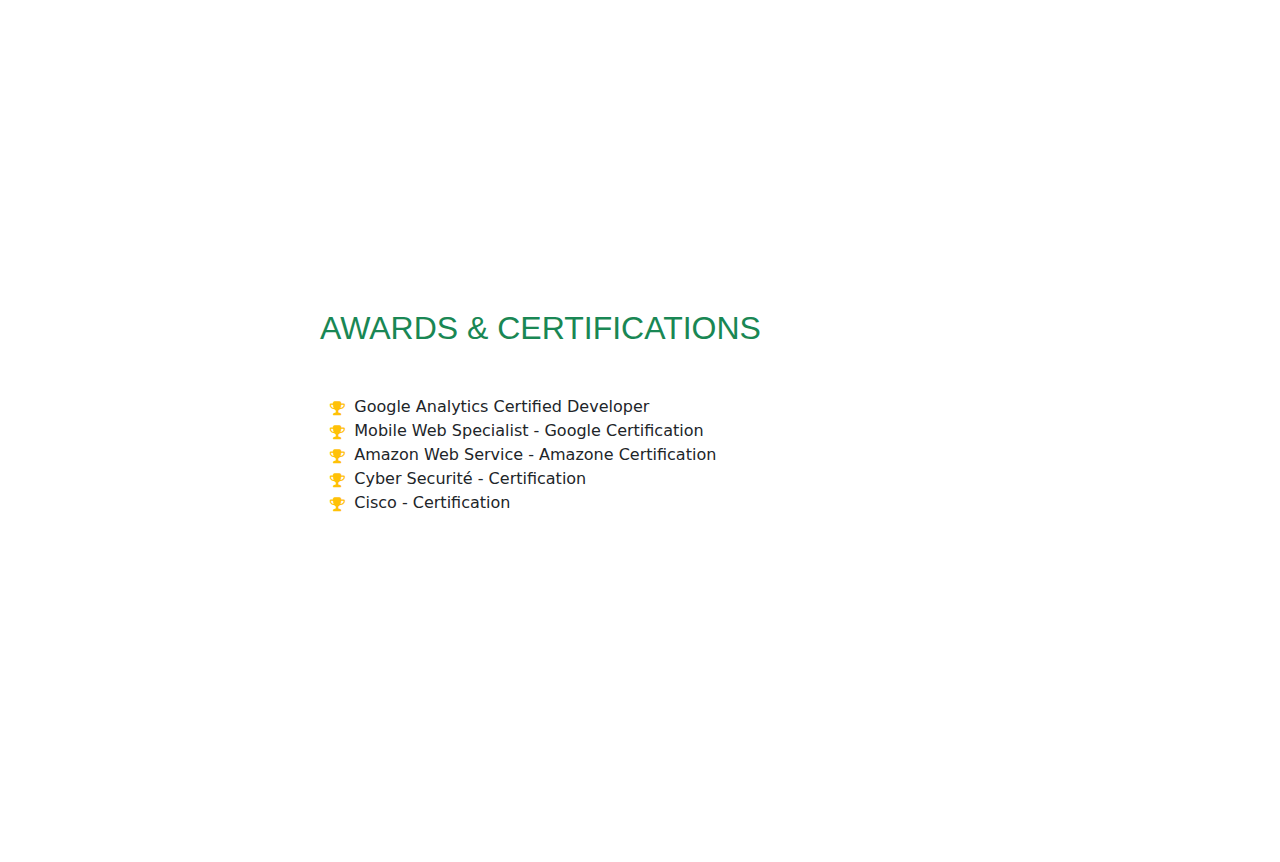
<file: projets/cv/index.html>
<!DOCTYPE html>
<html lang="en">
  <head>
    <meta charset="utf-8" />
    <meta
      name="viewport"
      content="width=device-width, initial-scale=1, shrink-to-fit=no"
    />
    <meta name="description" content="" />
    <meta name="author" content="" />
    <title>My CV</title>
    <link rel="icon" type="image/x-icon" href="assets/img/favicon.ico" />
    <link
      rel="stylesheet"
      href="../../awesome/font-awesome/css/font-awesome.css"
    />

    <!-- Core theme CSS (includes Bootstrap)-->
    <link href="css/styles.css" rel="stylesheet" />
    <link rel="stylesheet" href="../../bootstrap/dist/css/bootstrap.min.css" />
  </head>
  <body id="page-top">
    <!-- Navigation-->
    <nav
      class="navbar navbar-expand-lg navbar-dark bg-success fixed-top"
      id="sideNav"
    >
      <a class="navbar-brand js-scroll-trigger" href="#page-top">
        <span class="d-block d-lg-none">Victoire Myinda</span>
        <span class="d-none d-lg-block"
          ><img
            class="img-fluid img-profile rounded-circle mx-auto mb-2"
            src="../../img/v.jpg"
            alt="..."
        /></span>
      </a>
      <button
        class="navbar-toggler"
        type="button"
        data-bs-toggle="collapse"
        data-bs-target="#navbarResponsive"
        aria-controls="navbarResponsive"
        aria-expanded="false"
        aria-label="Toggle navigation"
      >
        <span class="navbar-toggler-icon"></span>
      </button>
      <div class="collapse navbar-collapse" id="navbarResponsive">
        <ul class="navbar-nav">
          <li class="nav-item">
            <a class="nav-link js-scroll-trigger" href="#about">About</a>
          </li>
          <li class="nav-item">
            <a class="nav-link js-scroll-trigger" href="#experience"
              >Experience</a
            >
          </li>
          <li class="nav-item">
            <a class="nav-link js-scroll-trigger" href="#education"
              >Education</a
            >
          </li>
          <li class="nav-item">
            <a class="nav-link js-scroll-trigger" href="#skills">Skills</a>
          </li>
          <li class="nav-item">
            <a class="nav-link js-scroll-trigger" href="#interests"
              >Interests</a
            >
          </li>
          <li class="nav-item">
            <a class="nav-link js-scroll-trigger" href="#awards">Awards</a>
          </li>
        </ul>
      </div>
    </nav>
    <!-- Page Content-->
    <div class="container-fluid p-0">
      <!-- About-->
      <section class="resume-section" id="about">
        <div class="resume-section-content">
          <h1 class="mb-0 text-success">Victoire Myinda</h1>
          <div class="subheading mb-5">
            De la science, Haut-Commandement/ Gombe. +243 81 66 444 20 ·
            <a href="mailto:myindavictoire@gmail.com"
              >myindavictoire@gmail.com</a
            >
          </div>
          <p class="lead mb-5">
            <b>Victoire Myinda</b>, Ingenieur en Software et Developpeur Web et
            Web Mobile. Developpeur Freelance, passsioné en numerique dans le
            secteur de developpemnt web et mobile.
          </p>
          <div class="social-icons">
            <a
              class="social-icon"
              href="https://www.linkedin.com/feed/?trk=eml-email_network_conversations_01-header-63-home!"
              ><i class="fa fa-linkedin"></i
            ></a>
            <a class="social-icon" href="https://github.com/vict97"
              ><i class="fa fa-github"></i
            ></a>
            <a class="social-icon" href="https://twitter.com/VMyinda"
              ><i class="fa fa-twitter"></i
            ></a>
            <a
              class="social-icon"
              href="https://web.facebook.com/victoire.myinda"
              ><i class="fa fa-facebook-f"></i
            ></a>
            <a class="social-icon" href="../../index.html"
              ><i class="fa fa-home"></i
            ></a>
          </div>
        </div>
      </section>
      <hr class="m-0" />
      <!-- Experience-->
      <section class="resume-section" id="experience">
        <div class="resume-section-content">
          <h2 class="mb-5 text-success">Experience</h2>
          <div
            class="d-flex flex-column flex-md-row justify-content-between mb-5"
          >
            <div class="flex-grow-1">
              <h3 class="mb-0">Senior Web Developer</h3>
              <div class="subheading mb-3">Kinshasa Digital Academy</div>
              <p>
                Bring to the table win-win survival strategies to ensure
                proactive domination. At the end of the day, going forward, a
                new normal that has evolved from generation X is on the runway
                heading towards a streamlined cloud solution. User generated
                content in real-time will have multiple touchpoints for
                offshoring.
              </p>
            </div>
            <div class="flex-shrink-0">
              <span class="text-success">March 2021 - Present</span>
            </div>
          </div>
          <div
            class="d-flex flex-column flex-md-row justify-content-between mb-5"
          >
            <div class="flex-grow-1">
              <h3 class="mb-0">Web Developer</h3>
              <div class="subheading mb-3">Kinshasa Digital Academy</div>
              <p>
                Capitalize on low hanging fruit to identify a ballpark value
                added activity to beta test. Override the digital divide with
                additional clickthroughs from DevOps. Nanotechnology immersion
                along the information highway will close the loop on focusing
                solely on the bottom line.
              </p>
            </div>
            <div class="flex-shrink-0">
              <span class="text-success">March 2021 - Present</span>
            </div>
          </div>
          <div
            class="d-flex flex-column flex-md-row justify-content-between mb-5"
          >
            <div class="flex-grow-1">
              <h3 class="mb-0">Junior Web Designer</h3>
              <div class="subheading mb-3">Kinshasa Digital Academy</div>
              <p>
                Podcasting operational change management inside of workflows to
                establish a framework. Taking seamless key performance
                indicators offline to maximise the long tail. Keeping your eye
                on the ball while performing a deep dive on the start-up
                mentality to derive convergence on cross-platform integration.
              </p>
            </div>
            <div class="flex-shrink-0">
              <span class="text-success">March 2021 - Present</span>
            </div>
          </div>
          <div class="d-flex flex-column flex-md-row justify-content-between">
            <div class="flex-grow-1">
              <h3 class="mb-0">Web Design Intern</h3>
              <div class="subheading mb-3">Kinshasa Digital Academy</div>
              <p>
                Collaboratively administrate empowered markets via plug-and-play
                networks. Dynamically procrastinate B2C users after installed
                base benefits. Dramatically visualize customer directed
                convergence without revolutionary ROI.
              </p>
            </div>
            <div class="flex-shrink-0">
              <span class="text-success">March 2021 - Present</span>
            </div>
          </div>
        </div>
      </section>
      <hr class="m-0" />
      <!-- Education-->
      <section class="resume-section" id="education">
        <div class="resume-section-content">
          <h2 class="mb-5 text-success">Education</h2>
          <div
            class="d-flex flex-column flex-md-row justify-content-between mb-5"
          >
            <div class="flex-grow-1">
              <h3 class="mb-0">
                Institut Superieur Pedagogique et Technique de Kinshasa
              </h3>
              <div class="subheading mb-3">
                Licencié en Pedagogie et Techniques Appliquées
              </div>
              <div>Informatique Industrielle</div>
              <p>GPA: 3.23</p>
            </div>
            <div class="flex-shrink-0">
              <span class="text-success">February 2019- December 2021</span>
            </div>
          </div>
          <div class="d-flex flex-column flex-md-row justify-content-between">
            <div class="flex-grow-1">
              <h3 class="mb-0">
                Institut Superieur Pedagogique et Technique de Kinshasa
              </h3>
              <div class="subheading mb-3">
                Gradué en Pedagogie et Techniques Appliquées
              </div>
              <div>Informatique Industrielle et Reseaux</div>
              <p>GPA: 3.56</p>
            </div>
            <div class="flex-shrink-0">
              <span class="text-success">september 2019 - july 2019</span>
            </div>
          </div>
        </div>
      </section>
      <hr class="m-0" />
      <!-- Skills-->
      <section class="resume-section" id="skills">
        <div class="resume-section-content">
          <h2 class="mb-5 text-success">Skills</h2>
          <div class="subheading mb-3">Programming Languages & Tools</div>
          <ul class="list-inline dev-icons">
            <li class="list-inline-item"><i class="fa fa-html5"></i></li>
            <li class="list-inline-item"><i class="fa fa-css3"></i></li>
            <li class="list-inline-item"><i class="fa fa-js-square"></i></li>
            <li class="list-inline-item"><i class="fa fa-angular"></i></li>
            <li class="list-inline-item"><i class="fa fa-react"></i></li>
            <li class="list-inline-item"><i class="fa fa-node-js"></i></li>
            <li class="list-inline-item"><i class="fa fa-sass"></i></li>
            <li class="list-inline-item"><i class="fa fa-less"></i></li>
            <li class="list-inline-item"><i class="fa fa-wordpress"></i></li>
            <li class="list-inline-item"><i class="fa fa-gulp"></i></li>
            <li class="list-inline-item"><i class="fa fa-grunt"></i></li>
            <li class="list-inline-item"><i class="fa fa-npm"></i></li>
          </ul>
          <div class="subheading mb-3 text-success">Workflow</div>
          <ul class="fa-ul mb-0">
            <li>
              <span class="fa-li"><i class="fa fa-check"></i></span>
              Mobile-First, Responsive Design
            </li>
            <li>
              <span class="fa-li"><i class="fa fa-check"></i></span>
              Cross Browser Testing & Debugging
            </li>
            <li>
              <span class="fa-li"><i class="fa fa-check"></i></span>
              Cross Functional Teams
            </li>
            <li>
              <span class="fa-li"><i class="fa fa-check"></i></span>
              Agile Development & Scrum
            </li>
          </ul>
        </div>
      </section>
      <hr class="m-0" />
      <!-- Interests-->
      <section class="resume-section" id="interests">
        <div class="resume-section-content">
          <h2 class="mb-5 text-success">Interests</h2>
          <p>
            Apart from being a web developer, I enjoy most of my time being
            outdoors. In the winter, I am an avid skier and novice ice climber.
            During the warmer months here in Colorado, I enjoy mountain biking,
            free climbing, and kayaking.
          </p>
          <p class="mb-0">
            When forced indoors, I follow a number of sci-fi and fantasy genre
            movies and television shows, I am an aspiring chef, and I spend a
            large amount of my free time exploring the latest technology
            advancements in the front-end web development world.
          </p>
        </div>
      </section>
      <hr class="m-0" />
      <!-- Awards-->
      <section class="resume-section" id="awards">
        <div class="resume-section-content">
          <h2 class="mb-5 text-success">Awards & Certifications</h2>
          <ul class="fa-ul mb-0">
            <li>
              <span class="fa-li"
                ><i class="fa fa-trophy text-warning"></i
              ></span>
              Google Analytics Certified Developer
            </li>
            <li>
              <span class="fa-li"
                ><i class="fa fa-trophy text-warning"></i
              ></span>
              Mobile Web Specialist - Google Certification
            </li>
            <li>
              <span class="fa-li"
                ><i class="fa fa-trophy text-warning"></i
              ></span>
              Amazon Web Service - Amazone Certification
            </li>
            <li>
              <span class="fa-li"
                ><i class="fa fa-trophy text-warning"></i
              ></span>
              Cyber Securité - Certification
            </li>
            <li>
              <span class="fa-li"
                ><i class="fa fa-trophy text-warning"></i
              ></span>
              Cisco - Certification
            </li>
          </ul>
        </div>
      </section>
    </div>
    <!-- Bootstrap core JS-->
    <script src="../../bootstrap/dist/js/bootstrap.min.js"></script>
    <!-- Core theme JS-->
    <script src="js/scripts.js"></script>
  </body>
</html>
</file>
